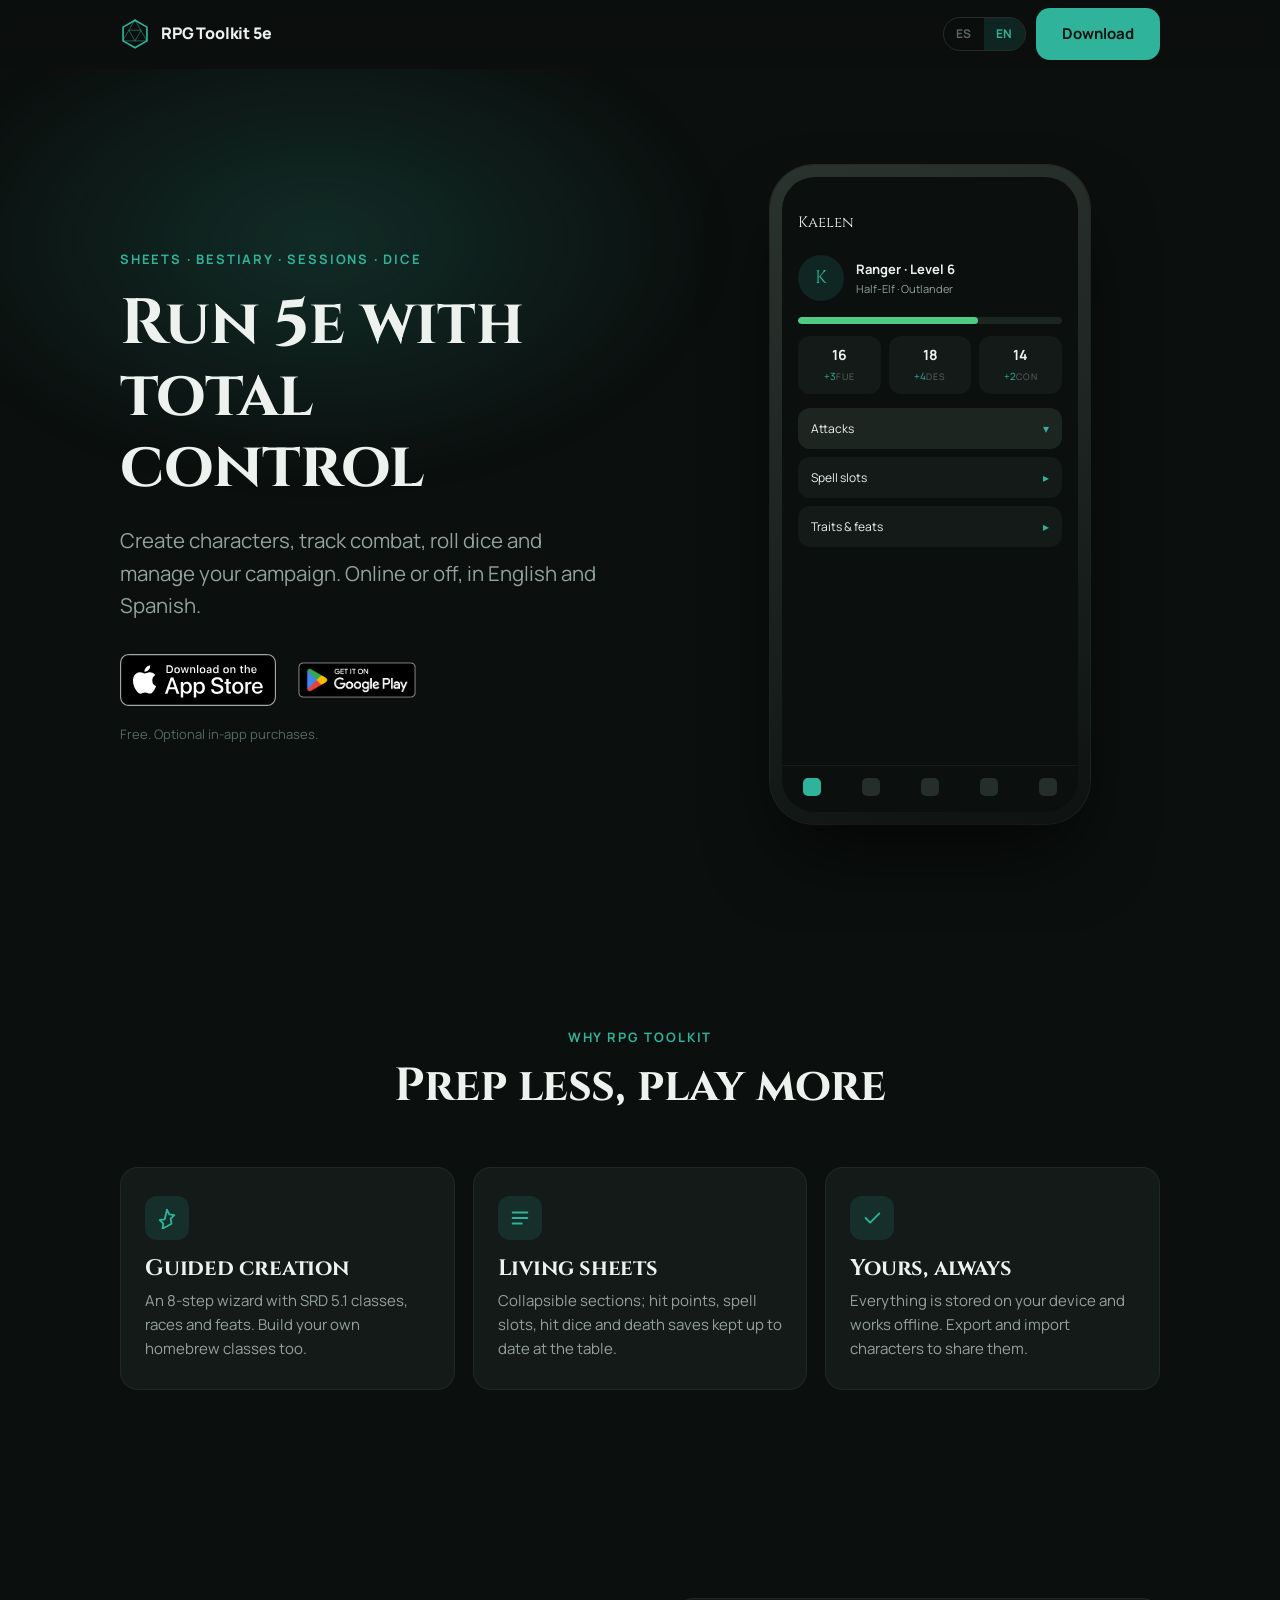
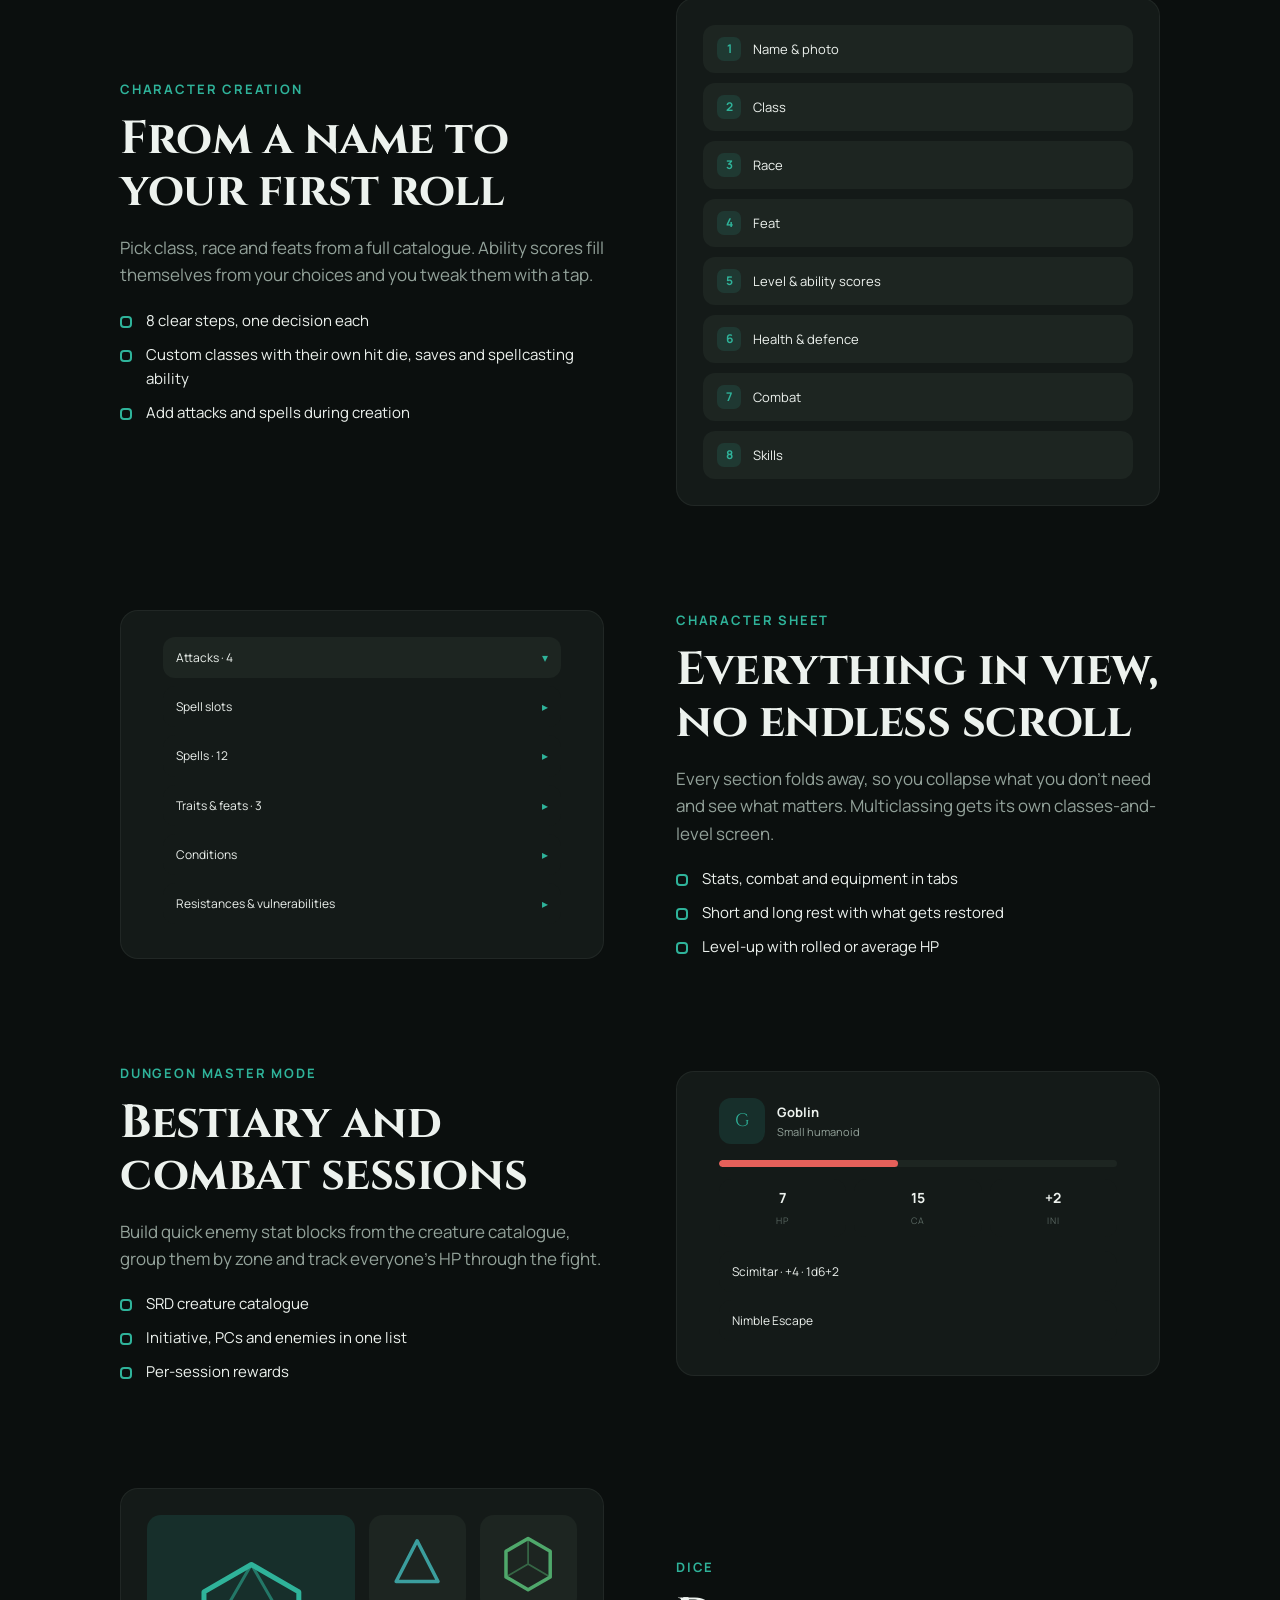
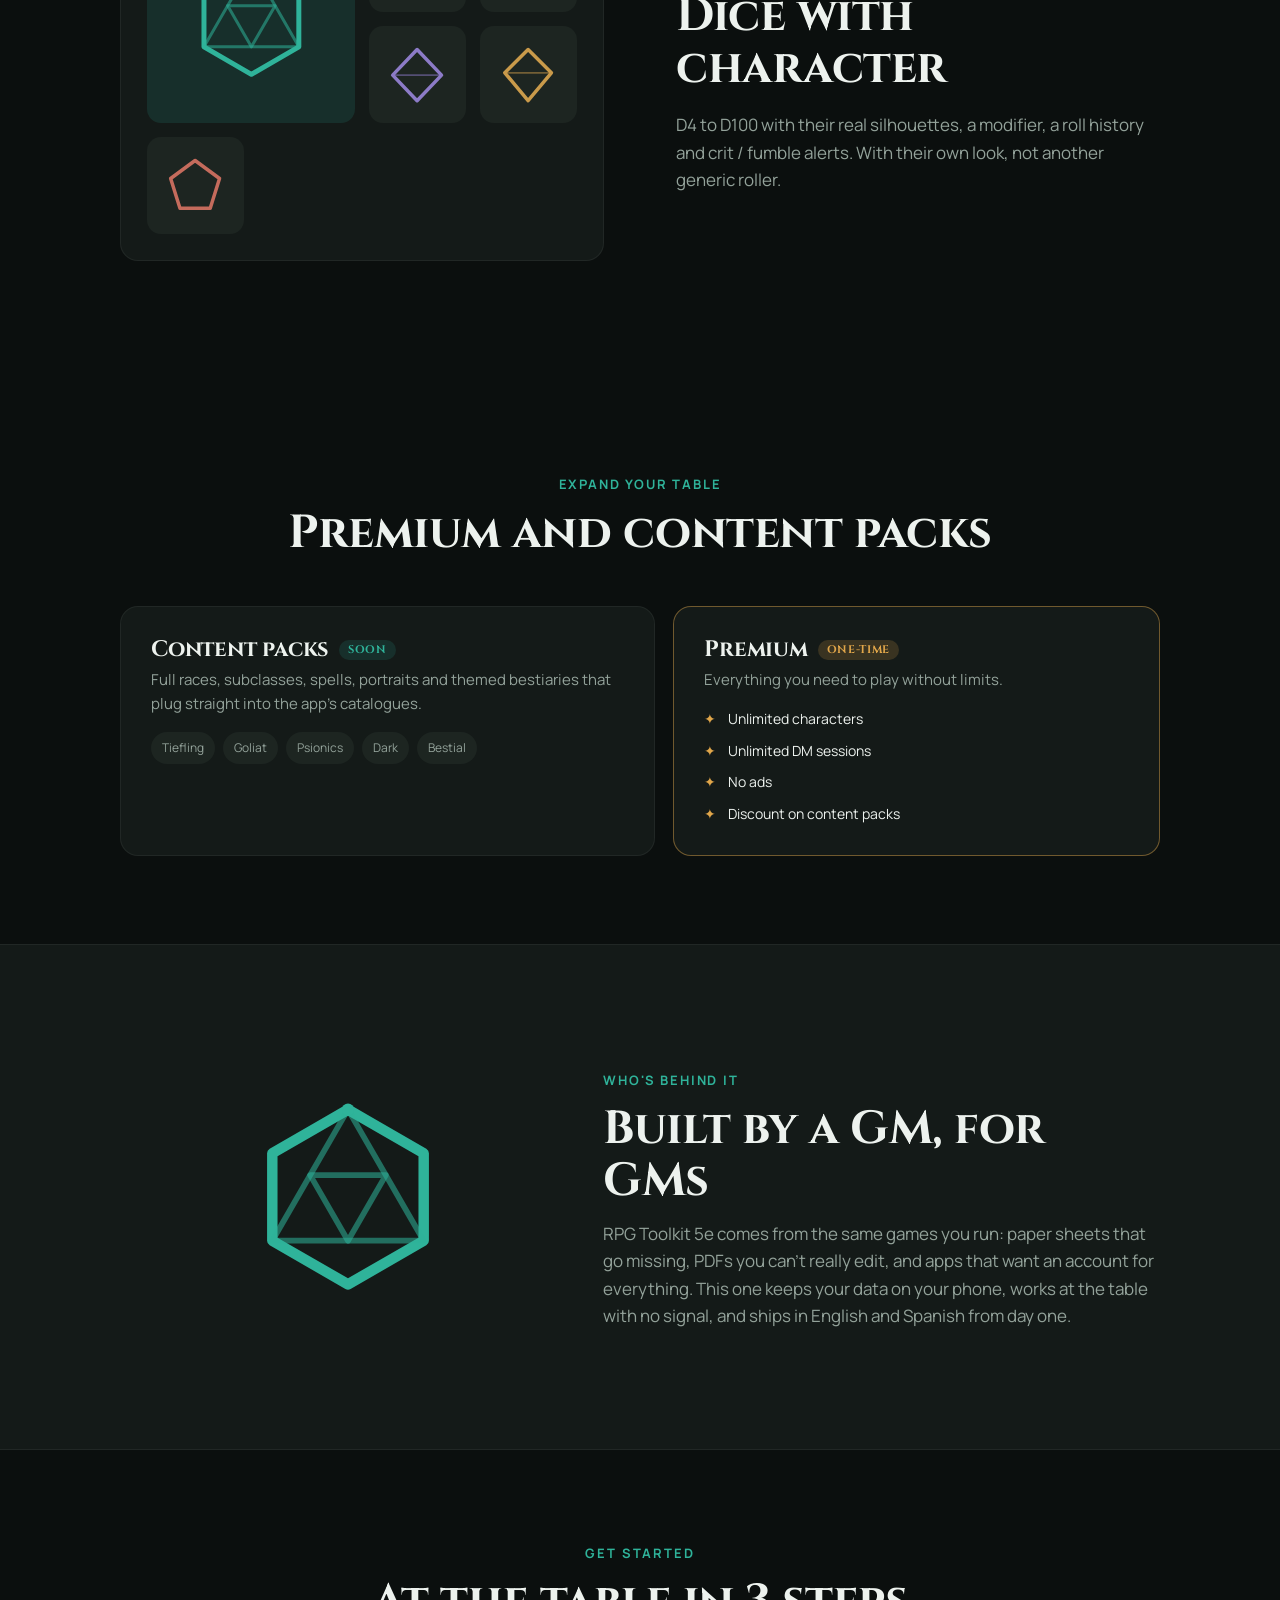
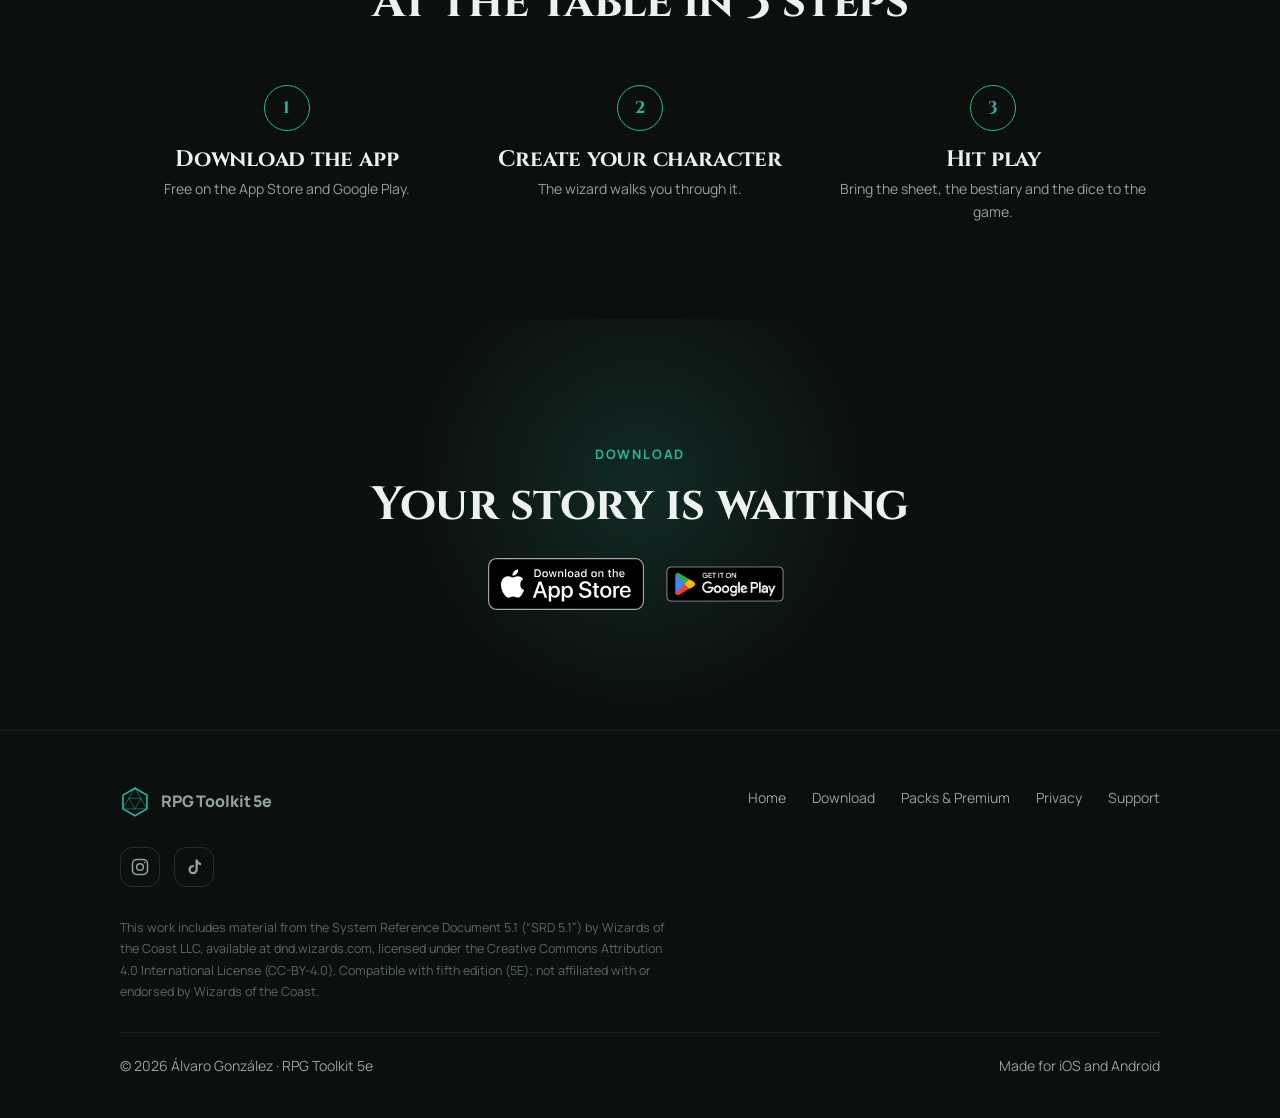
<file: index.html>
<!DOCTYPE html>
<html lang="es" class="lang-es">
<head>
<meta charset="UTF-8">
<meta name="viewport" content="width=device-width, initial-scale=1">
<title>RPG Toolkit 5e — La ficha de personaje para rol 5e</title>
<meta name="description" data-es="Crea personajes, controla el combate, tira los dados y gestiona tu campaña de rol 5e. Con o sin conexión, en español e inglés. iOS y Android." data-en="Create characters, track combat, roll dice and run your 5e campaign. Online or off, in English and Spanish. iOS and Android." content="Crea personajes, controla el combate, tira los dados y gestiona tu campaña de rol 5e. Con o sin conexión, en español e inglés. iOS y Android.">
<meta name="theme-color" content="#0B0F0E">

<meta property="og:type" content="website">
<meta property="og:title" content="RPG Toolkit 5e">
<meta property="og:description" content="La ficha de personaje definitiva para rol 5e. iOS y Android.">
<meta property="og:image" content="assets/img/og-image.png">
<meta property="og:url" content="https://roltoolkit5e.com/">

<link rel="icon" href="assets/img/favicon.svg" type="image/svg+xml">
<link rel="preconnect" href="https://fonts.googleapis.com">
<link rel="preconnect" href="https://fonts.gstatic.com" crossorigin>
<link href="https://fonts.googleapis.com/css2?family=Cinzel:wght@600;700&family=Manrope:wght@400;500;600;700;800&display=swap" rel="stylesheet">
<link rel="stylesheet" href="assets/css/styles.css">
<script>document.documentElement.classList.add('js');</script>
</head>
<body>

<!-- ══════════════ HEADER ══════════════ -->
<header class="site-header" id="siteHeader">
  <div class="wrap">
    <a class="brand" href="#top" aria-label="RPG Toolkit 5e">
      <img src="assets/img/logo.svg" alt="" width="30" height="30">
      <span>RPG Toolkit 5e</span>
    </a>
    <div class="header-actions">
      <div class="lang-toggle" role="group" aria-label="Idioma / Language">
        <button type="button" data-setlang="es" aria-pressed="true">ES</button>
        <button type="button" data-setlang="en" aria-pressed="false">EN</button>
      </div>
      <a class="btn btn--primary header-cta" href="#download" data-es="Descargar" data-en="Download">Descargar</a>
    </div>
  </div>
</header>

<main id="top">

<!-- ══════════════ HERO ══════════════ -->
<section class="hero">
  <div class="wrap">
    <div class="hero__text reveal">
      <span class="kicker" data-es="Fichas · Bestiario · Sesiones · Dados" data-en="Sheets · Bestiary · Sessions · Dice">Fichas · Bestiario · Sesiones · Dados</span>
      <h1 data-es="Domina tus partidas de rol 5e" data-en="Run 5e with total control">Domina tus partidas de rol 5e</h1>
      <p class="lead" data-es="Crea personajes, controla el combate, tira los dados y gestiona tu campaña. Con o sin conexión, en español e inglés." data-en="Create characters, track combat, roll dice and manage your campaign. Online or off, in English and Spanish.">Crea personajes, controla el combate, tira los dados y gestiona tu campaña. Con o sin conexión, en español e inglés.</p>
      <div class="hero-cta">
        <div class="store-badges">
          <a href="https://apps.apple.com/app/id6798230024" target="_blank" rel="noopener">
            <img class="badge-apple" src="assets/img/app-store-badge.svg" alt="Download on the App Store">
          </a>
          <a href="https://play.google.com/store/apps/details?id=cloud.algonzalez.charactersheet5e" target="_blank" rel="noopener">
            <img src="assets/img/google-play-badge.png" data-src-es="assets/img/google-play-badge-es.png" data-src-en="assets/img/google-play-badge.png" alt="Get it on Google Play">
          </a>
        </div>
        <p class="hero-note" data-es="Gratis. Compras opcionales dentro de la app." data-en="Free. Optional in-app purchases.">Gratis. Compras opcionales dentro de la app.</p>
      </div>
    </div>

    <div class="hero__media reveal">
      <div class="phone" aria-hidden="true">
        <div class="phone__notch"></div>
        <div class="phone__screen">
          <div class="miniapp">
            <div class="miniapp__top"><span class="miniapp__title">Kaelen</span></div>
            <div class="miniapp__hero">
              <div class="miniapp__avatar">K</div>
              <div class="miniapp__meta">
                <strong data-es="Explorador · Nivel 6" data-en="Ranger · Level 6">Explorador · Nivel 6</strong>
                <span data-es="Semielfo · Forastera" data-en="Half-Elf · Outlander">Semielfo · Forastera</span>
              </div>
            </div>
            <div class="miniapp__hpbar"><i></i></div>
            <div class="miniapp__stats">
              <div class="miniapp__stat"><b>16</b><em>+3</em><span>FUE</span></div>
              <div class="miniapp__stat"><b>18</b><em>+4</em><span>DES</span></div>
              <div class="miniapp__stat"><b>14</b><em>+2</em><span>CON</span></div>
            </div>
            <div class="miniapp__row is-open"><span data-es="Ataques" data-en="Attacks">Ataques</span><span class="chev">▾</span></div>
            <div class="miniapp__row"><span data-es="Ranuras de conjuro" data-en="Spell slots">Ranuras de conjuro</span><span class="chev">▸</span></div>
            <div class="miniapp__row"><span data-es="Rasgos y dotes" data-en="Traits &amp; feats">Rasgos y dotes</span><span class="chev">▸</span></div>
            <div class="miniapp__nav">
              <span class="active"></span><span></span><span></span><span></span><span></span>
            </div>
          </div>
        </div>
      </div>
    </div>
  </div>
</section>

<!-- ══════════════ FEATURE CARDS ══════════════ -->
<section class="section section--tight">
  <div class="wrap">
    <div class="center reveal">
      <span class="kicker" data-es="Por qué RPG Toolkit" data-en="Why RPG Toolkit">Por qué RPG Toolkit</span>
      <h2 style="margin-top:12px" data-es="Menos preparación, más juego" data-en="Prep less, play more">Menos preparación, más juego</h2>
    </div>
    <div class="cards">
      <div class="card reveal">
        <div class="card__icon"><svg viewBox="0 0 24 24" fill="none" stroke-width="2" stroke-linecap="round" stroke-linejoin="round"><path d="M12 3l2.5 5 5.5.8-4 3.9.9 5.5L12 21l-4.9 2.6.9-5.5-4-3.9 5.5-.8z"/></svg></div>
        <h3 data-es="Creación guiada" data-en="Guided creation">Creación guiada</h3>
        <p data-es="Un asistente de 8 pasos con clases, razas y dotes del SRD 5.1. Crea también tus propias clases." data-en="An 8-step wizard with SRD 5.1 classes, races and feats. Build your own homebrew classes too.">Un asistente de 8 pasos con clases, razas y dotes del SRD 5.1. Crea también tus propias clases.</p>
      </div>
      <div class="card reveal">
        <div class="card__icon"><svg viewBox="0 0 24 24" fill="none" stroke-width="2" stroke-linecap="round" stroke-linejoin="round"><path d="M4 6h16M4 12h16M4 18h10"/></svg></div>
        <h3 data-es="Fichas vivas" data-en="Living sheets">Fichas vivas</h3>
        <p data-es="Secciones plegables, puntos de golpe, ranuras de conjuro, dados de golpe y tiradas de muerte al día durante la partida." data-en="Collapsible sections; hit points, spell slots, hit dice and death saves kept up to date at the table.">Secciones plegables, puntos de golpe, ranuras de conjuro, dados de golpe y tiradas de muerte al día durante la partida.</p>
      </div>
      <div class="card reveal">
        <div class="card__icon"><svg viewBox="0 0 24 24" fill="none" stroke-width="2" stroke-linecap="round" stroke-linejoin="round"><path d="M5 12l5 5L20 7"/></svg></div>
        <h3 data-es="Tuyo, siempre" data-en="Yours, always">Tuyo, siempre</h3>
        <p data-es="Todo se guarda en tu dispositivo y funciona sin conexión. Exporta e importa personajes para compartirlos." data-en="Everything is stored on your device and works offline. Export and import characters to share them.">Todo se guarda en tu dispositivo y funciona sin conexión. Exporta e importa personajes para compartirlos.</p>
      </div>
    </div>
  </div>
</section>

<!-- ══════════════ FEATURE ROWS ══════════════ -->
<section class="section">
  <div class="wrap">

    <div class="feature-row reveal">
      <div class="feature-row__text">
        <span class="kicker" data-es="Creación de personajes" data-en="Character creation">Creación de personajes</span>
        <h2 data-es="Del nombre a la primera tirada" data-en="From a name to your first roll">Del nombre a la primera tirada</h2>
        <p data-es="Elige clase, raza y dotes de un catálogo completo. Los atributos se rellenan solos según tus decisiones y los ajustas con un toque." data-en="Pick class, race and feats from a full catalogue. Ability scores fill themselves from your choices and you tweak them with a tap.">Elige clase, raza y dotes de un catálogo completo. Los atributos se rellenan solos según tus decisiones y los ajustas con un toque.</p>
        <ul class="feature-list">
          <li data-es="8 pasos claros, uno por decisión" data-en="8 clear steps, one decision each">8 pasos claros, uno por decisión</li>
          <li data-es="Clases personalizadas con su dado de golpe, salvaciones y aptitud mágica" data-en="Custom classes with their own hit die, saves and spellcasting ability">Clases personalizadas con su dado de golpe, salvaciones y aptitud mágica</li>
          <li data-es="Añade ataques y conjuros ya en la creación" data-en="Add attacks and spells during creation">Añade ataques y conjuros ya en la creación</li>
        </ul>
      </div>
      <div class="feature-row__media">
        <div class="media-card">
          <div class="steps-strip">
            <div class="wstep"><b>1</b><span data-es="Nombre y foto" data-en="Name &amp; photo">Nombre y foto</span></div>
            <div class="wstep"><b>2</b><span data-es="Clase" data-en="Class">Clase</span></div>
            <div class="wstep"><b>3</b><span data-es="Raza" data-en="Race">Raza</span></div>
            <div class="wstep"><b>4</b><span data-es="Dote" data-en="Feat">Dote</span></div>
            <div class="wstep"><b>5</b><span data-es="Nivel y atributos" data-en="Level &amp; ability scores">Nivel y atributos</span></div>
            <div class="wstep"><b>6</b><span data-es="Vida y defensa" data-en="Health &amp; defence">Vida y defensa</span></div>
            <div class="wstep"><b>7</b><span data-es="Combate" data-en="Combat">Combate</span></div>
            <div class="wstep"><b>8</b><span data-es="Habilidades" data-en="Skills">Habilidades</span></div>
          </div>
        </div>
      </div>
    </div>

    <div class="feature-row feature-row--flip reveal">
      <div class="feature-row__text">
        <span class="kicker" data-es="Hoja de personaje" data-en="Character sheet">Hoja de personaje</span>
        <h2 data-es="Todo a la vista, sin scroll infinito" data-en="Everything in view, no endless scroll">Todo a la vista, sin scroll infinito</h2>
        <p data-es="Cada sección se pliega y se despliega, así compactas lo que no usas y ves lo que importa. El multiclase tiene su propia pantalla de clases y nivel." data-en="Every section folds away, so you collapse what you don't need and see what matters. Multiclassing gets its own classes-and-level screen.">Cada sección se pliega y se despliega, así compactas lo que no usas y ves lo que importa. El multiclase tiene su propia pantalla de clases y nivel.</p>
        <ul class="feature-list">
          <li data-es="Stats, combate y equipo en pestañas" data-en="Stats, combat and equipment in tabs">Stats, combate y equipo en pestañas</li>
          <li data-es="Descanso corto y largo con lo que se recupera" data-en="Short and long rest with what gets restored">Descanso corto y largo con lo que se recupera</li>
          <li data-es="Subida de nivel con tirada o promedio de PG" data-en="Level-up with rolled or average HP">Subida de nivel con tirada o promedio de PG</li>
        </ul>
      </div>
      <div class="feature-row__media">
        <div class="media-card">
          <div class="miniapp" style="font-size:12px">
            <div class="miniapp__row is-open"><span data-es="Ataques · 4" data-en="Attacks · 4">Ataques · 4</span><span class="chev">▾</span></div>
            <div class="miniapp__row"><span data-es="Ranuras de conjuro" data-en="Spell slots">Ranuras de conjuro</span><span class="chev">▸</span></div>
            <div class="miniapp__row"><span data-es="Hechizos · 12" data-en="Spells · 12">Hechizos · 12</span><span class="chev">▸</span></div>
            <div class="miniapp__row"><span data-es="Rasgos y dotes · 3" data-en="Traits &amp; feats · 3">Rasgos y dotes · 3</span><span class="chev">▸</span></div>
            <div class="miniapp__row"><span data-es="Condiciones" data-en="Conditions">Condiciones</span><span class="chev">▸</span></div>
            <div class="miniapp__row"><span data-es="Resistencias y vulnerabilidades" data-en="Resistances &amp; vulnerabilities">Resistencias y vulnerabilidades</span><span class="chev">▸</span></div>
          </div>
        </div>
      </div>
    </div>

    <div class="feature-row reveal">
      <div class="feature-row__text">
        <span class="kicker" data-es="Modo Máster" data-en="Dungeon Master mode">Modo Máster</span>
        <h2 data-es="Bestiario y sesiones de combate" data-en="Bestiary and combat sessions">Bestiario y sesiones de combate</h2>
        <p data-es="Monta fichas rápidas de enemigos desde el catálogo de criaturas, organízalas por zona y controla el HP de cada uno durante el combate." data-en="Build quick enemy stat blocks from the creature catalogue, group them by zone and track everyone's HP through the fight.">Monta fichas rápidas de enemigos desde el catálogo de criaturas, organízalas por zona y controla el HP de cada uno durante el combate.</p>
        <ul class="feature-list">
          <li data-es="Catálogo de criaturas del SRD" data-en="SRD creature catalogue">Catálogo de criaturas del SRD</li>
          <li data-es="Iniciativa, PJ y enemigos en una lista" data-en="Initiative, PCs and enemies in one list">Iniciativa, PJ y enemigos en una lista</li>
          <li data-es="Recompensas por sesión" data-en="Per-session rewards">Recompensas por sesión</li>
        </ul>
      </div>
      <div class="feature-row__media">
        <div class="media-card">
          <div class="miniapp" style="font-size:12px">
            <div class="miniapp__hero" style="padding-top:0">
              <div class="miniapp__avatar" style="border-radius:12px">G</div>
              <div class="miniapp__meta"><strong>Goblin</strong><span data-es="Humanoide pequeño" data-en="Small humanoid">Humanoide pequeño</span></div>
            </div>
            <div class="miniapp__hpbar"><i style="width:45%;background:var(--crit)"></i></div>
            <div class="miniapp__stats">
              <div class="miniapp__stat"><b>7</b><span>HP</span></div>
              <div class="miniapp__stat"><b>15</b><span>CA</span></div>
              <div class="miniapp__stat"><b>+2</b><span>INI</span></div>
            </div>
            <div class="miniapp__row"><span data-es="Cimitarra · +4 · 1d6+2" data-en="Scimitar · +4 · 1d6+2">Cimitarra · +4 · 1d6+2</span></div>
            <div class="miniapp__row"><span data-es="Huida ágil" data-en="Nimble Escape">Huida ágil</span></div>
          </div>
        </div>
      </div>
    </div>

    <div class="feature-row feature-row--flip reveal">
      <div class="feature-row__text">
        <span class="kicker" data-es="Dados" data-en="Dice">Dados</span>
        <h2 data-es="Dados con carácter" data-en="Dice with character">Dados con carácter</h2>
        <p data-es="D4 a D100 con su silueta real, modificador, historial de tiradas y aviso de crítico y pifia. Con su propia estética, no un genérico más." data-en="D4 to D100 with their real silhouettes, a modifier, a roll history and crit / fumble alerts. With their own look, not another generic roller.">D4 a D100 con su silueta real, modificador, historial de tiradas y aviso de crítico y pifia. Con su propia estética, no un genérico más.</p>
      </div>
      <div class="feature-row__media">
        <div class="media-card">
          <div class="dice-grid">
            <div class="die big">
              <svg viewBox="0 0 100 100" fill="none" stroke="#2FB39A" stroke-linejoin="round" stroke-linecap="round">
                <path d="M50 6 L88 28 L88 72 L50 94 L12 72 L12 28 Z" stroke-width="4"/>
                <path d="M50 6 L88 72 L12 72 Z" stroke-width="2.4" stroke-opacity=".55"/>
                <path d="M69 39 L50 72 L31 39 Z" stroke-width="2.4" stroke-opacity=".55"/>
              </svg>
            </div>
            <div class="die"><svg viewBox="0 0 100 100" fill="none" stroke="#3B9E9E" stroke-width="6" stroke-linejoin="round"><path d="M50 10 L86 80 L14 80 Z"/></svg></div>
            <div class="die"><svg viewBox="0 0 100 100" fill="none" stroke="#4FA86B" stroke-width="6" stroke-linejoin="round"><path d="M50 6 L88 28 L88 72 L50 94 L12 72 L12 28 Z"/><path d="M50 50 L50 6 M50 50 L88 72 M50 50 L12 72" stroke-width="3" stroke-opacity=".5"/></svg></div>
            <div class="die"><svg viewBox="0 0 100 100" fill="none" stroke="#8C7BC7" stroke-width="6" stroke-linejoin="round"><path d="M50 6 L92 50 L50 94 L8 50 Z"/><path d="M8 50 L92 50" stroke-width="3" stroke-opacity=".5"/></svg></div>
            <div class="die"><svg viewBox="0 0 100 100" fill="none" stroke="#C99A4A" stroke-width="6" stroke-linejoin="round"><path d="M50 6 L90 46 L50 94 L10 46 Z"/><path d="M10 46 L90 46" stroke-width="3" stroke-opacity=".5"/></svg></div>
            <div class="die"><svg viewBox="0 0 100 100" fill="none" stroke="#C46B5C" stroke-width="6" stroke-linejoin="round"><path d="M50 6 L92 37 L76 88 L24 88 L8 37 Z"/></svg></div>
          </div>
        </div>
      </div>
    </div>

  </div>
</section>

<!-- ══════════════ PACKS / PREMIUM ══════════════ -->
<section class="section section--tight" id="packs">
  <div class="wrap">
    <div class="center reveal">
      <span class="kicker" data-es="Amplía tu mesa" data-en="Expand your table">Amplía tu mesa</span>
      <h2 style="margin-top:12px" data-es="Premium y packs de contenido" data-en="Premium and content packs">Premium y packs de contenido</h2>
    </div>
    <div class="tier-grid">
      <div class="tier reveal">
        <h3><span data-es="Packs de contenido" data-en="Content packs">Packs de contenido</span> <span class="pill" data-es="Pronto" data-en="Soon">Pronto</span></h3>
        <p data-es="Razas completas, subclases, conjuros, retratos y bestiarios temáticos que se integran en los catálogos de la app." data-en="Full races, subclasses, spells, portraits and themed bestiaries that plug straight into the app's catalogues.">Razas completas, subclases, conjuros, retratos y bestiarios temáticos que se integran en los catálogos de la app.</p>
        <div class="pack-chips">
          <span>Tiefling</span><span>Goliat</span><span data-es="Psiónico" data-en="Psionics">Psiónico</span><span data-es="Oscuro" data-en="Dark">Oscuro</span><span data-es="Bestial" data-en="Bestial">Bestial</span>
        </div>
      </div>
      <div class="tier tier--premium reveal">
        <h3><span>Premium</span> <span class="pill" data-es="Pago único" data-en="One-time">Pago único</span></h3>
        <p data-es="Todo lo que necesitas para jugar sin límites." data-en="Everything you need to play without limits.">Todo lo que necesitas para jugar sin límites.</p>
        <ul>
          <li data-es="Personajes ilimitados" data-en="Unlimited characters">Personajes ilimitados</li>
          <li data-es="Sesiones de máster ilimitadas" data-en="Unlimited DM sessions">Sesiones de máster ilimitadas</li>
          <li data-es="Sin anuncios" data-en="No ads">Sin anuncios</li>
          <li data-es="Descuento en los packs de contenido" data-en="Discount on content packs">Descuento en los packs de contenido</li>
        </ul>
      </div>
    </div>
  </div>
</section>

<!-- ══════════════ TRUST ══════════════ -->
<section class="section trust">
  <div class="wrap">
    <div class="trust__mark reveal"><img src="assets/img/logo.svg" alt="" width="190" height="190"></div>
    <div class="reveal">
      <span class="kicker" data-es="Quién hay detrás" data-en="Who's behind it">Quién hay detrás</span>
      <h2 style="margin:12px 0" data-es="Hecho por un máster, para másters" data-en="Built by a GM, for GMs">Hecho por un máster, para másters</h2>
      <p data-es="RPG Toolkit 5e nace de las mismas partidas que tú diriges: hojas de papel que se pierden, PDFs que no se editan bien y apps que piden cuenta para todo. Esta guarda tus datos en tu móvil, funciona en la mesa sin cobertura y está en español y en inglés desde el primer día." data-en="RPG Toolkit 5e comes from the same games you run: paper sheets that go missing, PDFs you can't really edit, and apps that want an account for everything. This one keeps your data on your phone, works at the table with no signal, and ships in English and Spanish from day one.">RPG Toolkit 5e nace de las mismas partidas que tú diriges: hojas de papel que se pierden, PDFs que no se editan bien y apps que piden cuenta para todo. Esta guarda tus datos en tu móvil, funciona en la mesa sin cobertura y está en español y en inglés desde el primer día.</p>
    </div>
  </div>
</section>

<!-- ══════════════ 3 STEPS ══════════════ -->
<section class="section section--tight">
  <div class="wrap">
    <div class="center reveal">
      <span class="kicker" data-es="Empezar" data-en="Get started">Empezar</span>
      <h2 style="margin-top:12px" data-es="En la mesa en 3 pasos" data-en="At the table in 3 steps">En la mesa en 3 pasos</h2>
    </div>
    <div class="threesteps">
      <div class="step reveal">
        <div class="step__num"></div>
        <h3 data-es="Descarga la app" data-en="Download the app">Descarga la app</h3>
        <p data-es="Gratis en App Store y Google Play." data-en="Free on the App Store and Google Play.">Gratis en App Store y Google Play.</p>
      </div>
      <div class="step reveal">
        <div class="step__num"></div>
        <h3 data-es="Crea tu personaje" data-en="Create your character">Crea tu personaje</h3>
        <p data-es="El asistente te lleva paso a paso." data-en="The wizard walks you through it.">El asistente te lleva paso a paso.</p>
      </div>
      <div class="step reveal">
        <div class="step__num"></div>
        <h3 data-es="Pulsa jugar" data-en="Hit play">Pulsa jugar</h3>
        <p data-es="Lleva la ficha, el bestiario y los dados a la partida." data-en="Bring the sheet, the bestiary and the dice to the game.">Lleva la ficha, el bestiario y los dados a la partida.</p>
      </div>
    </div>
  </div>
</section>

<!-- ══════════════ FINAL CTA ══════════════ -->
<section class="section finalcta" id="download">
  <div class="wrap reveal">
    <span class="kicker" data-es="Descargar" data-en="Download">Descargar</span>
    <h2 style="margin-top:14px" data-es="Tu historia te está esperando" data-en="Your story is waiting">Tu historia te está esperando</h2>
    <div class="store-badges">
      <a href="https://apps.apple.com/app/id6798230024" target="_blank" rel="noopener">
        <img class="badge-apple" src="assets/img/app-store-badge.svg" alt="Download on the App Store">
      </a>
      <a href="https://play.google.com/store/apps/details?id=cloud.algonzalez.charactersheet5e" target="_blank" rel="noopener">
        <img src="assets/img/google-play-badge.png" data-src-es="assets/img/google-play-badge-es.png" data-src-en="assets/img/google-play-badge.png" alt="Get it on Google Play">
      </a>
    </div>
  </div>
</section>

</main>

<!-- ══════════════ FOOTER ══════════════ -->
<footer class="site-footer">
  <div class="wrap">
    <div class="footer-top">
      <a class="brand" href="#top">
        <img src="assets/img/logo.svg" alt="" width="28" height="28">
        <span>RPG Toolkit 5e</span>
      </a>
      <nav class="footer-nav">
        <a href="#top" data-es="Inicio" data-en="Home">Inicio</a>
        <a href="#download" data-es="Descargar" data-en="Download">Descargar</a>
        <a href="#packs" data-es="Packs y Premium" data-en="Packs &amp; Premium">Packs y Premium</a>
        <a href="privacy.html" data-es="Privacidad" data-en="Privacy">Privacidad</a>
        <a href="mailto:algonzalezguardiola@gmail.com" data-es="Soporte" data-en="Support">Soporte</a>
      </nav>
    </div>
    <div class="footer-social">
      <a href="https://www.instagram.com/roltoolkit5e" target="_blank" rel="noopener me" aria-label="Instagram">
        <svg viewBox="0 0 24 24" fill="none" stroke="currentColor" stroke-width="1.8" stroke-linecap="round" stroke-linejoin="round"><rect x="3" y="3" width="18" height="18" rx="5"/><circle cx="12" cy="12" r="4"/><circle cx="17.5" cy="6.5" r="1" fill="currentColor" stroke="none"/></svg>
      </a>
      <a href="https://www.tiktok.com/@roltoolkit.5e" target="_blank" rel="noopener me" aria-label="TikTok">
        <svg viewBox="0 0 24 24" fill="currentColor"><path d="M16.5 3c.3 2.3 1.6 3.9 3.9 4.1v2.7c-1.4.1-2.7-.3-3.9-1v6.3a5.6 5.6 0 1 1-5.6-5.6c.3 0 .6 0 .9.1v2.8a2.9 2.9 0 1 0 2 2.7V3h2.8z"/></svg>
      </a>
    </div>
    <p class="footer-legal">
      <span data-es="Esta obra incluye material del Documento de Referencia del Sistema 5.1 (“SRD 5.1”) de Wizards of the Coast LLC, disponible en dnd.wizards.com, bajo licencia Creative Commons Atribución 4.0 Internacional (CC-BY-4.0). Compatible con la quinta edición (5E); no está afiliada ni respaldada por Wizards of the Coast." data-en="This work includes material from the System Reference Document 5.1 (“SRD 5.1”) by Wizards of the Coast LLC, available at dnd.wizards.com, licensed under the Creative Commons Attribution 4.0 International License (CC-BY-4.0). Compatible with fifth edition (5E); not affiliated with or endorsed by Wizards of the Coast.">Esta obra incluye material del Documento de Referencia del Sistema 5.1 (“SRD 5.1”) de Wizards of the Coast LLC, disponible en dnd.wizards.com, bajo licencia Creative Commons Atribución 4.0 Internacional (CC-BY-4.0). Compatible con la quinta edición (5E); no está afiliada ni respaldada por Wizards of the Coast.</span>
    </p>
    <div class="footer-bottom">
      <span>© <span id="year">2026</span> Álvaro González · RPG Toolkit 5e</span>
      <span data-es="Hecho para iOS y Android" data-en="Made for iOS and Android">Hecho para iOS y Android</span>
    </div>
  </div>
</footer>

<script src="assets/js/main.js"></script>
</body>
</html>
</file>
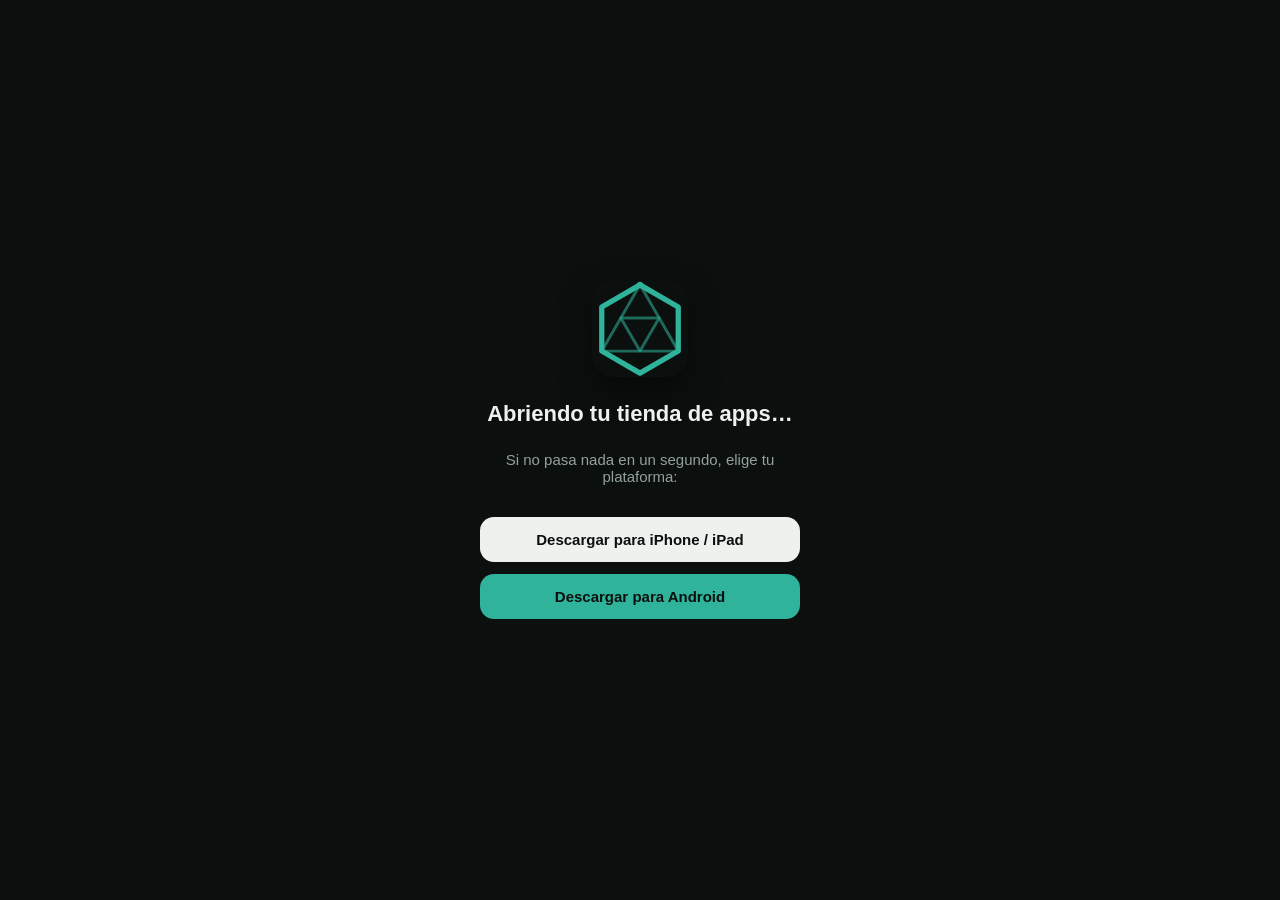
<file: get.html>
<!doctype html>
<html lang="es">
<head>
<meta charset="utf-8">
<meta name="viewport" content="width=device-width, initial-scale=1">
<title>Descarga RPG Toolkit 5e</title>
<meta name="robots" content="noindex">
<style>
  :root{
    --bg:#0B0F0E; --surface-1:#141A18; --text:#EDF2EE; --text-2:#93A29A;
    --accent:#2FB39A; --accent-bright:#4FC6B0; --gold:#C9A34E;
  }
  *{box-sizing:border-box}
  html,body{margin:0;padding:0;height:100%;background:var(--bg);color:var(--text);
    font-family:'Manrope',-apple-system,BlinkMacSystemFont,'Segoe UI',Roboto,sans-serif}
  body{display:flex;flex-direction:column;align-items:center;justify-content:center;
    min-height:100%;padding:32px;text-align:center;gap:24px}
  img.icon{width:96px;height:96px;border-radius:22px;box-shadow:0 12px 32px rgba(0,0,0,.5)}
  h1{font-size:22px;margin:0;font-weight:700}
  p{color:var(--text-2);margin:0;font-size:15px;max-width:320px}
  .links{display:flex;flex-direction:column;gap:12px;width:100%;max-width:320px;margin-top:8px}
  a.btn{display:block;padding:14px 20px;border-radius:14px;text-decoration:none;
    font-weight:700;font-size:15px;transition:opacity .15s}
  a.btn:active{opacity:.8}
  a.ios{background:var(--text);color:var(--bg)}
  a.android{background:var(--accent);color:var(--bg)}
  .spinner{width:28px;height:28px;border:3px solid var(--surface-1);border-top-color:var(--accent);
    border-radius:50%;animation:spin .8s linear infinite}
  @keyframes spin{to{transform:rotate(360deg)}}
</style>
</head>
<body>
  <img class="icon" src="assets/img/logo.svg" alt="RPG Toolkit 5e" onerror="this.style.display='none'">
  <div class="spinner" id="spinner"></div>
  <h1>Abriendo tu tienda de apps…</h1>
  <p>Si no pasa nada en un segundo, elige tu plataforma:</p>
  <div class="links">
    <a class="btn ios" href="https://apps.apple.com/app/id6798230024">Descargar para iPhone / iPad</a>
    <a class="btn android" href="https://play.google.com/store/apps/details?id=cloud.algonzalez.charactersheet5e">Descargar para Android</a>
  </div>

<script>
  var ua = navigator.userAgent || navigator.vendor || window.opera;
  var APP_STORE = "https://apps.apple.com/app/id6798230024";
  var PLAY_STORE = "https://play.google.com/store/apps/details?id=cloud.algonzalez.charactersheet5e";

  var isIOS = /iPad|iPhone|iPod/.test(ua) && !window.MSStream;
  var isAndroid = /android/i.test(ua);

  if (isIOS) {
    window.location.replace(APP_STORE);
  } else if (isAndroid) {
    window.location.replace(PLAY_STORE);
  } else {
    // Escritorio u otro dispositivo: nos quedamos en la página con los dos botones.
    document.getElementById('spinner').style.display = 'none';
  }
</script>
</body>
</html>
</file>
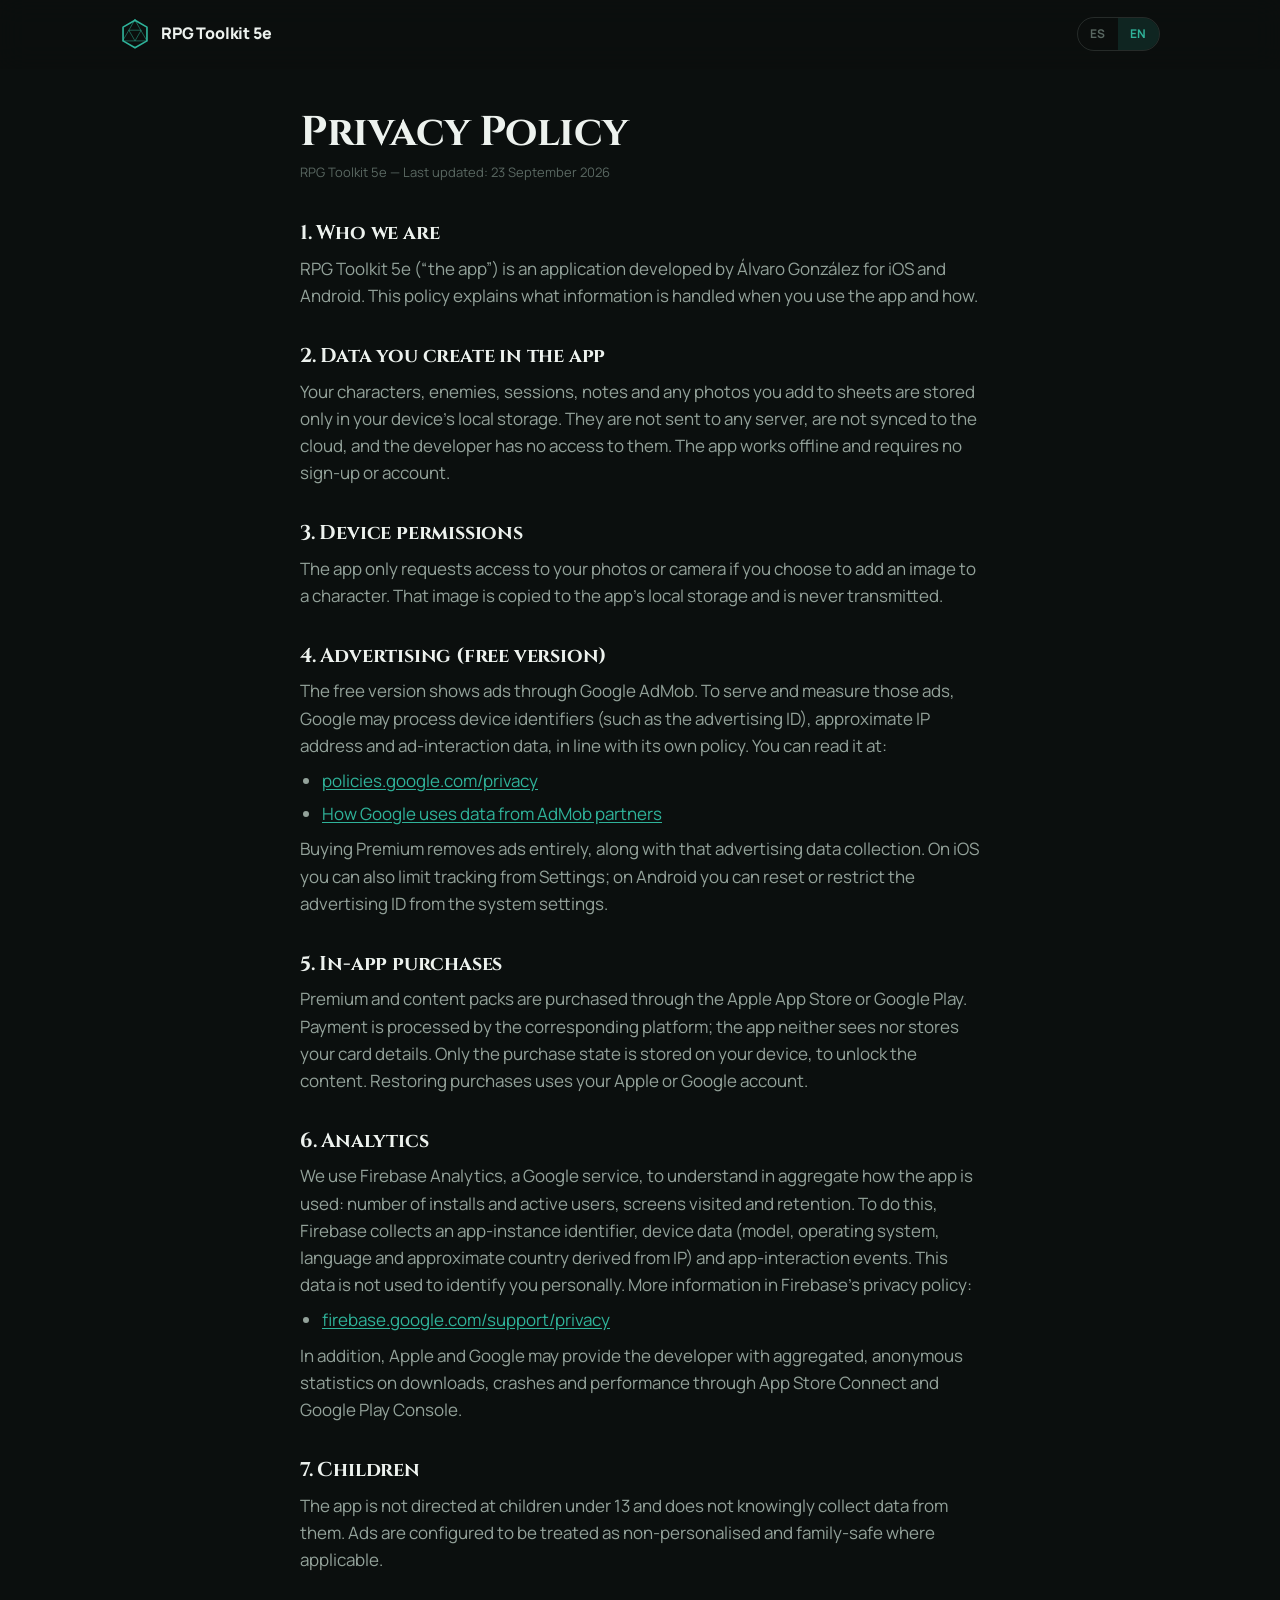
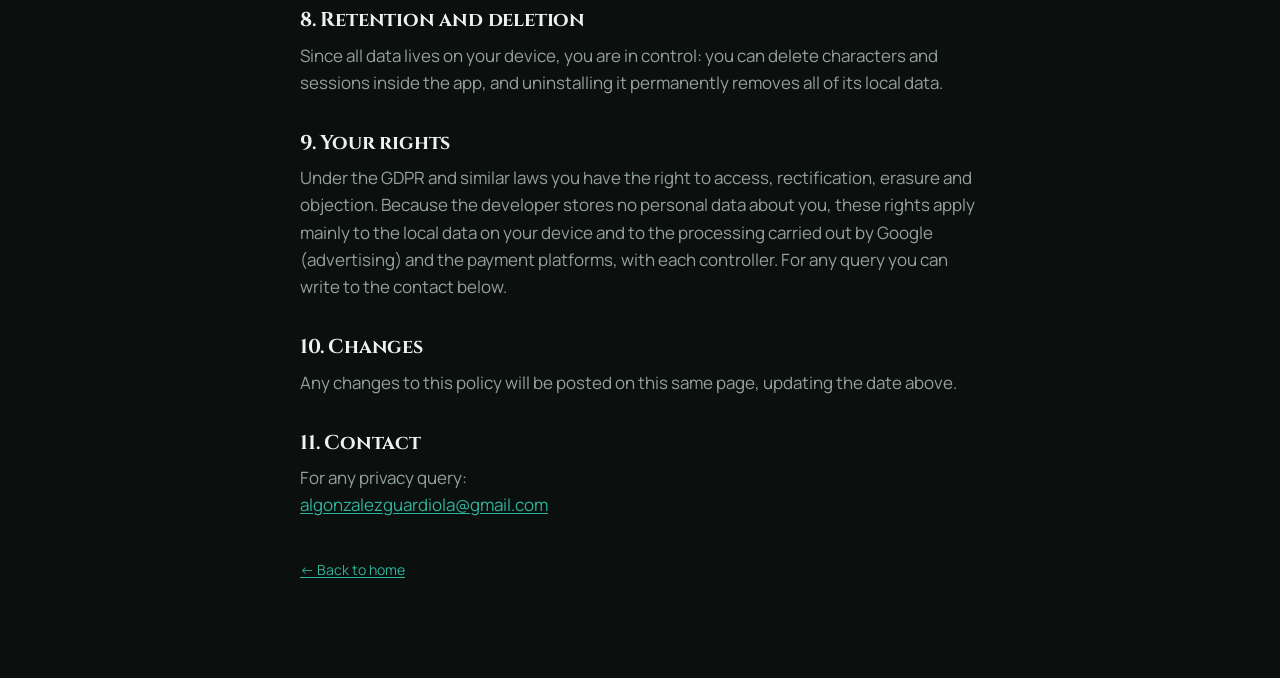
<file: privacy.html>
<!DOCTYPE html>
<html lang="es" class="lang-es">
<head>
<meta charset="UTF-8">
<meta name="viewport" content="width=device-width, initial-scale=1">
<title data-es="Política de Privacidad — RPG Toolkit 5e" data-en="Privacy Policy — RPG Toolkit 5e">Política de Privacidad — RPG Toolkit 5e</title>
<meta name="robots" content="index,follow">
<meta name="theme-color" content="#0B0F0E">
<link rel="icon" href="assets/img/favicon.svg" type="image/svg+xml">
<link rel="preconnect" href="https://fonts.googleapis.com">
<link rel="preconnect" href="https://fonts.gstatic.com" crossorigin>
<link href="https://fonts.googleapis.com/css2?family=Cinzel:wght@600;700&family=Manrope:wght@400;500;600;700;800&display=swap" rel="stylesheet">
<link rel="stylesheet" href="assets/css/styles.css">
<style>
  .doc { max-width: 760px; margin: 0 auto; padding: 40px var(--pad) 96px; }
  .doc h1 { font-size: clamp(1.9rem, 5vw, 2.6rem); margin-bottom: 6px; }
  .doc .updated { color: var(--text-dim); font-size: 13px; margin-bottom: 40px; }
  .doc h2 { font-family: var(--font-display); font-size: 1.25rem; margin: 36px 0 10px; }
  .doc p, .doc li { color: var(--text-2); }
  .doc ul { margin: 8px 0 8px 22px; display: grid; gap: 6px; }
  .doc a { color: var(--accent); text-decoration: underline; text-underline-offset: 2px; }
  .doc .back { display: inline-block; margin-top: 40px; font-size: 14px; }
</style>
</head>
<body>

<header class="site-header">
  <div class="wrap">
    <a class="brand" href="index.html"><img src="assets/img/logo.svg" alt="" width="30" height="30"><span>RPG Toolkit 5e</span></a>
    <div class="lang-toggle" role="group" aria-label="Idioma / Language">
      <button type="button" data-setlang="es" aria-pressed="true">ES</button>
      <button type="button" data-setlang="en" aria-pressed="false">EN</button>
    </div>
  </div>
</header>

<main class="doc">

  <h1 data-es="Política de Privacidad" data-en="Privacy Policy">Política de Privacidad</h1>
  <p class="updated" data-es="RPG Toolkit 5e — Última actualización: 23 de septiembre de 2026" data-en="RPG Toolkit 5e — Last updated: 23 September 2026">RPG Toolkit 5e — Última actualización: 23 de septiembre de 2026</p>

  <h2 data-es="1. Quiénes somos" data-en="1. Who we are">1. Quiénes somos</h2>
  <p data-es="RPG Toolkit 5e (“la app”) es una aplicación desarrollada por Álvaro González para iOS y Android. Esta política explica qué información se trata cuando usas la app y cómo." data-en="RPG Toolkit 5e (“the app”) is an application developed by Álvaro González for iOS and Android. This policy explains what information is handled when you use the app and how.">RPG Toolkit 5e (“la app”) es una aplicación desarrollada por Álvaro González para iOS y Android. Esta política explica qué información se trata cuando usas la app y cómo.</p>

  <h2 data-es="2. Datos que creas en la app" data-en="2. Data you create in the app">2. Datos que creas en la app</h2>
  <p data-es="Tus personajes, enemigos, sesiones, notas y las fotos que añadas a las fichas se guardan únicamente en el almacenamiento local de tu dispositivo. No se envían a ningún servidor, no se sincronizan en la nube y el desarrollador no tiene acceso a ellos. La app funciona sin conexión y no requiere registro ni cuenta." data-en="Your characters, enemies, sessions, notes and any photos you add to sheets are stored only in your device's local storage. They are not sent to any server, are not synced to the cloud, and the developer has no access to them. The app works offline and requires no sign-up or account.">Tus personajes, enemigos, sesiones, notas y las fotos que añadas a las fichas se guardan únicamente en el almacenamiento local de tu dispositivo. No se envían a ningún servidor, no se sincronizan en la nube y el desarrollador no tiene acceso a ellos. La app funciona sin conexión y no requiere registro ni cuenta.</p>

  <h2 data-es="3. Permisos del dispositivo" data-en="3. Device permissions">3. Permisos del dispositivo</h2>
  <p data-es="La app solo pide acceso a tus fotos o cámara si eliges añadir una imagen a un personaje. Esa imagen se copia al almacenamiento local de la app y nunca se transmite." data-en="The app only requests access to your photos or camera if you choose to add an image to a character. That image is copied to the app's local storage and is never transmitted.">La app solo pide acceso a tus fotos o cámara si eliges añadir una imagen a un personaje. Esa imagen se copia al almacenamiento local de la app y nunca se transmite.</p>

  <h2 data-es="4. Publicidad (versión gratuita)" data-en="4. Advertising (free version)">4. Publicidad (versión gratuita)</h2>
  <p data-es="La versión gratuita muestra anuncios a través de Google AdMob. Para servir y medir esos anuncios, Google puede tratar identificadores del dispositivo (como el identificador de publicidad), la dirección IP aproximada y datos de interacción con el anuncio, según su propia política. Puedes consultarla en:" data-en="The free version shows ads through Google AdMob. To serve and measure those ads, Google may process device identifiers (such as the advertising ID), approximate IP address and ad-interaction data, in line with its own policy. You can read it at:">La versión gratuita muestra anuncios a través de Google AdMob. Para servir y medir esos anuncios, Google puede tratar identificadores del dispositivo (como el identificador de publicidad), la dirección IP aproximada y datos de interacción con el anuncio, según su propia política. Puedes consultarla en:</p>
  <ul>
    <li><a href="https://policies.google.com/privacy" target="_blank" rel="noopener">policies.google.com/privacy</a></li>
    <li><a href="https://support.google.com/admob/answer/6128543" target="_blank" rel="noopener" data-es="Cómo usa Google los datos de socios de AdMob" data-en="How Google uses data from AdMob partners">Cómo usa Google los datos de socios de AdMob</a></li>
  </ul>
  <p data-es="Comprar Premium elimina por completo los anuncios y esa recogida de datos publicitarios. En iOS puedes además limitar el seguimiento desde Ajustes; en Android puedes borrar o restringir el identificador de publicidad desde los ajustes del sistema." data-en="Buying Premium removes ads entirely, along with that advertising data collection. On iOS you can also limit tracking from Settings; on Android you can reset or restrict the advertising ID from the system settings.">Comprar Premium elimina por completo los anuncios y esa recogida de datos publicitarios. En iOS puedes además limitar el seguimiento desde Ajustes; en Android puedes borrar o restringir el identificador de publicidad desde los ajustes del sistema.</p>

  <h2 data-es="5. Compras dentro de la app" data-en="5. In-app purchases">5. Compras dentro de la app</h2>
  <p data-es="Premium y los packs de contenido se compran a través de la App Store de Apple o de Google Play. El pago lo procesa la plataforma correspondiente; la app no ve ni almacena los datos de tu tarjeta. Solo se guarda en tu dispositivo el estado de la compra para desbloquear el contenido. La restauración de compras usa tu cuenta de Apple o de Google." data-en="Premium and content packs are purchased through the Apple App Store or Google Play. Payment is processed by the corresponding platform; the app neither sees nor stores your card details. Only the purchase state is stored on your device, to unlock the content. Restoring purchases uses your Apple or Google account.">Premium y los packs de contenido se compran a través de la App Store de Apple o de Google Play. El pago lo procesa la plataforma correspondiente; la app no ve ni almacena los datos de tu tarjeta. Solo se guarda en tu dispositivo el estado de la compra para desbloquear el contenido. La restauración de compras usa tu cuenta de Apple o de Google.</p>

  <h2 data-es="6. Analítica" data-en="6. Analytics">6. Analítica</h2>
  <p data-es="Usamos Firebase Analytics, un servicio de Google, para entender de forma agregada cómo se usa la app: número de instalaciones y usuarios activos, pantallas visitadas y retención. Para ello Firebase recopila un identificador de instalación de la app, datos del dispositivo (modelo, sistema operativo, idioma y país aproximado a partir de la IP) y eventos de interacción con la app. Estos datos no se usan para identificarte personalmente. Más información en la política de privacidad de Firebase:" data-en="We use Firebase Analytics, a Google service, to understand in aggregate how the app is used: number of installs and active users, screens visited and retention. To do this, Firebase collects an app-instance identifier, device data (model, operating system, language and approximate country derived from IP) and app-interaction events. This data is not used to identify you personally. More information in Firebase's privacy policy:">Usamos Firebase Analytics, un servicio de Google, para entender de forma agregada cómo se usa la app: número de instalaciones y usuarios activos, pantallas visitadas y retención. Para ello Firebase recopila un identificador de instalación de la app, datos del dispositivo (modelo, sistema operativo, idioma y país aproximado a partir de la IP) y eventos de interacción con la app. Estos datos no se usan para identificarte personalmente. Más información en la política de privacidad de Firebase:</p>
  <ul>
    <li><a href="https://firebase.google.com/support/privacy" target="_blank" rel="noopener">firebase.google.com/support/privacy</a></li>
  </ul>
  <p data-es="Además, Apple y Google pueden ofrecer al desarrollador estadísticas agregadas y anónimas de descargas, fallos y rendimiento a través de App Store Connect y Google Play Console." data-en="In addition, Apple and Google may provide the developer with aggregated, anonymous statistics on downloads, crashes and performance through App Store Connect and Google Play Console.">Además, Apple y Google pueden ofrecer al desarrollador estadísticas agregadas y anónimas de descargas, fallos y rendimiento a través de App Store Connect y Google Play Console.</p>

  <h2 data-es="7. Menores" data-en="7. Children">7. Menores</h2>
  <p data-es="La app no está dirigida a menores de 13 años y no recopila conscientemente datos de ellos. Los anuncios se configuran para tratarse como contenido no personalizado y apto para todos los públicos cuando corresponde." data-en="The app is not directed at children under 13 and does not knowingly collect data from them. Ads are configured to be treated as non-personalised and family-safe where applicable.">La app no está dirigida a menores de 13 años y no recopila conscientemente datos de ellos. Los anuncios se configuran para tratarse como contenido no personalizado y apto para todos los públicos cuando corresponde.</p>

  <h2 data-es="8. Conservación y borrado" data-en="8. Retention and deletion">8. Conservación y borrado</h2>
  <p data-es="Como todos los datos residen en tu dispositivo, tú tienes el control: puedes borrar personajes y sesiones dentro de la app, y desinstalarla elimina todos sus datos locales de forma permanente." data-en="Since all data lives on your device, you are in control: you can delete characters and sessions inside the app, and uninstalling it permanently removes all of its local data.">Como todos los datos residen en tu dispositivo, tú tienes el control: puedes borrar personajes y sesiones dentro de la app, y desinstalarla elimina todos sus datos locales de forma permanente.</p>

  <h2 data-es="9. Tus derechos" data-en="9. Your rights">9. Tus derechos</h2>
  <p data-es="Bajo el RGPD y normativas similares tienes derecho de acceso, rectificación, supresión y oposición. Dado que el desarrollador no almacena datos personales tuyos, estos derechos se ejercen principalmente sobre los datos locales de tu dispositivo y sobre los tratamientos de Google (publicidad) y de las plataformas de pago, ante cada responsable. Para cualquier consulta puedes escribir al contacto de abajo." data-en="Under the GDPR and similar laws you have the right to access, rectification, erasure and objection. Because the developer stores no personal data about you, these rights apply mainly to the local data on your device and to the processing carried out by Google (advertising) and the payment platforms, with each controller. For any query you can write to the contact below.">Bajo el RGPD y normativas similares tienes derecho de acceso, rectificación, supresión y oposición. Dado que el desarrollador no almacena datos personales tuyos, estos derechos se ejercen principalmente sobre los datos locales de tu dispositivo y sobre los tratamientos de Google (publicidad) y de las plataformas de pago, ante cada responsable. Para cualquier consulta puedes escribir al contacto de abajo.</p>

  <h2 data-es="10. Cambios" data-en="10. Changes">10. Cambios</h2>
  <p data-es="Cualquier cambio en esta política se publicará en esta misma página, actualizando la fecha superior." data-en="Any changes to this policy will be posted on this same page, updating the date above.">Cualquier cambio en esta política se publicará en esta misma página, actualizando la fecha superior.</p>

  <h2 data-es="11. Contacto" data-en="11. Contact">11. Contacto</h2>
  <p data-es="Para cualquier consulta sobre privacidad:" data-en="For any privacy query:">Para cualquier consulta sobre privacidad:</p>
  <p><a href="mailto:algonzalezguardiola@gmail.com">algonzalezguardiola@gmail.com</a></p>

  <a class="back" href="index.html" data-es="← Volver al inicio" data-en="← Back to home">← Volver al inicio</a>

</main>

<script src="assets/js/main.js"></script>
</body>
</html>
</file>
<file: assets/css/styles.css>
/* RPG Toolkit 5e — marketing site
   Jade palette, mirrors the app design system (lib/theme/dnd_theme.dart) */

:root {
  --bg: #0B0F0E;
  --surface-1: #141A18;
  --surface-2: #1D2521;
  --surface-3: #28322D;
  --hairline: rgba(237, 242, 238, 0.06);
  --hairline-strong: rgba(237, 242, 238, 0.12);

  --text: #EDF2EE;
  --text-2: #93A29A;
  --text-dim: #5A6862;

  --accent: #2FB39A;
  --accent-bright: #4FC6B0;
  --accent-dim: #1E7A6B;
  --accent-tint: rgba(47, 179, 154, 0.14);

  --amber: #E0A64A;
  --hp-good: #4FCB86;
  --crit: #E5605A;

  --radius-chip: 999px;
  --radius-card: 18px;
  --radius-btn: 14px;

  --font-ui: 'Manrope', -apple-system, BlinkMacSystemFont, 'Segoe UI', Roboto, sans-serif;
  --font-display: 'Cinzel', Georgia, 'Times New Roman', serif;

  --maxw: 1120px;
  --pad: clamp(20px, 5vw, 40px);
}

* , *::before, *::after { box-sizing: border-box; margin: 0; padding: 0; }

html { scroll-behavior: smooth; -webkit-text-size-adjust: 100%; }

body {
  background: var(--bg);
  color: var(--text);
  font-family: var(--font-ui);
  font-size: 17px;
  line-height: 1.6;
  -webkit-font-smoothing: antialiased;
  overflow-x: hidden;
}

img, svg { display: block; max-width: 100%; }
a { color: inherit; text-decoration: none; }
button { font: inherit; color: inherit; cursor: pointer; background: none; border: none; }

::selection { background: var(--accent); color: var(--bg); }

/* ---------- layout helpers ---------- */
.wrap { max-width: var(--maxw); margin: 0 auto; padding-left: var(--pad); padding-right: var(--pad); }
.section { padding: clamp(64px, 11vw, 120px) 0; }
.section--tight { padding: clamp(48px, 8vw, 88px) 0; }
.center { text-align: center; }

.kicker {
  font-size: 13px;
  font-weight: 700;
  letter-spacing: 0.14em;
  text-transform: uppercase;
  color: var(--accent);
}

h1, h2, h3 { font-family: var(--font-display); font-weight: 700; line-height: 1.12; letter-spacing: -0.01em; }
h1 { font-size: clamp(2.4rem, 6vw, 4rem); }
h2 { font-size: clamp(1.9rem, 4.4vw, 2.9rem); }
h3 { font-size: clamp(1.15rem, 2vw, 1.4rem); }
.lead { color: var(--text-2); font-size: clamp(1.05rem, 1.6vw, 1.2rem); max-width: 44ch; }
.section > .wrap > .lead.center { margin-left: auto; margin-right: auto; }

/* ---------- buttons & badges ---------- */
.btn {
  display: inline-flex; align-items: center; gap: 10px;
  padding: 14px 26px;
  border-radius: var(--radius-btn);
  font-weight: 700;
  font-size: 15px;
  transition: transform .15s ease, background .15s ease, border-color .15s ease;
}
.btn:active { transform: translateY(1px) scale(.99); }
.btn--primary { background: var(--accent); color: var(--bg); }
.btn--primary:hover { background: var(--accent-bright); }
.btn--ghost { border: 1px solid var(--hairline-strong); color: var(--text); }
.btn--ghost:hover { border-color: var(--accent); color: var(--accent); }

.store-badges { display: flex; flex-wrap: wrap; gap: 14px; align-items: center; }
.store-badges a { transition: transform .15s ease, opacity .15s ease; }
.store-badges a:hover { transform: translateY(-2px); }
.store-badges img { height: 52px; width: auto; }
.store-badges .badge-apple { height: 52px; }

/* ---------- header ---------- */
.site-header {
  position: sticky; top: 0; z-index: 50;
  background: color-mix(in srgb, var(--bg) 82%, transparent);
  backdrop-filter: blur(14px);
  border-bottom: 1px solid transparent;
  transition: border-color .2s ease, background .2s ease;
}
.site-header.is-scrolled { border-color: var(--hairline); }
.site-header .wrap { display: flex; align-items: center; justify-content: space-between; height: 68px; }
.brand { display: flex; align-items: center; gap: 11px; font-weight: 800; letter-spacing: -0.01em; }
.brand svg, .brand img { width: 30px; height: 30px; }
.brand span { font-size: 16px; }
.header-actions { display: flex; align-items: center; gap: 10px; }

.lang-toggle {
  display: inline-flex; border: 1px solid var(--hairline-strong);
  border-radius: var(--radius-chip); overflow: hidden;
}
.lang-toggle button {
  padding: 6px 12px; font-size: 12px; font-weight: 700; letter-spacing: .05em;
  color: var(--text-dim); transition: color .15s ease, background .15s ease;
}
.lang-toggle button[aria-pressed="true"] { background: var(--accent-tint); color: var(--accent); }

.header-cta { display: none; }
@media (min-width: 720px) { .header-cta { display: inline-flex; } }

/* ---------- hero ---------- */
.hero { position: relative; padding-top: clamp(48px, 8vw, 96px); padding-bottom: clamp(56px, 9vw, 110px); overflow: hidden; }
.hero::before {
  content: ""; position: absolute; inset: -20% 30% 40% -20%;
  background: radial-gradient(closest-side, rgba(47,179,154,0.18), transparent 70%);
  pointer-events: none; filter: blur(20px);
}
.hero .wrap { position: relative; display: grid; gap: clamp(40px, 6vw, 72px); align-items: center; }
@media (min-width: 940px) { .hero .wrap { grid-template-columns: 1.05fr 0.95fr; } }

.hero h1 { margin: 18px 0 20px; }
.hero .lead { font-size: clamp(1.1rem, 1.8vw, 1.28rem); max-width: 40ch; }
.hero-cta { margin-top: 32px; display: flex; flex-direction: column; gap: 18px; align-items: flex-start; }
.hero-note { font-size: 13px; color: var(--text-dim); }

/* ---------- phone mockup ---------- */
.phone {
  position: relative; width: min(320px, 78vw); margin: 0 auto;
  border-radius: 44px; padding: 12px;
  background: linear-gradient(160deg, #2b332f, #0e1311);
  box-shadow: 0 40px 80px -20px rgba(0,0,0,.7), 0 0 0 1px var(--hairline-strong);
}
.phone__screen {
  border-radius: 33px; overflow: hidden; background: var(--bg);
  aspect-ratio: 9 / 19.3; display: flex; flex-direction: column;
}
.phone__notch {
  position: absolute; top: 20px; left: 50%; transform: translateX(-50%);
  width: 42%; height: 26px; background: #0b0f0e; border-radius: 0 0 16px 16px; z-index: 3;
}

/* mini app UI */
.miniapp { display: flex; flex-direction: column; height: 100%; font-size: 12px; }
.miniapp__top { padding: 34px 16px 12px; }
.miniapp__title { font-family: var(--font-display); font-size: 15px; }
.miniapp__hero { display: flex; gap: 12px; align-items: center; padding: 8px 16px 14px; }
.miniapp__avatar {
  width: 46px; height: 46px; border-radius: 50%; flex-shrink: 0;
  display: grid; place-items: center; font-family: var(--font-display);
  color: var(--accent); background: var(--accent-tint); font-size: 18px;
}
.miniapp__meta strong { font-size: 13px; }
.miniapp__meta span { display: block; color: var(--text-2); font-size: 11px; }
.miniapp__hpbar { height: 7px; border-radius: 999px; background: var(--surface-2); margin: 2px 16px 12px; overflow: hidden; }
.miniapp__hpbar i { display: block; height: 100%; width: 68%; background: var(--hp-good); border-radius: 999px; }
.miniapp__stats { display: grid; grid-template-columns: repeat(3, 1fr); gap: 8px; padding: 0 16px 14px; }
.miniapp__stat { background: var(--surface-1); border-radius: 12px; padding: 8px 6px; text-align: center; }
.miniapp__stat b { display: block; font-size: 14px; }
.miniapp__stat span { color: var(--text-dim); font-size: 9px; letter-spacing: .08em; }
.miniapp__stat em { color: var(--accent); font-style: normal; font-size: 10px; }
.miniapp__row {
  display: flex; align-items: center; justify-content: space-between;
  margin: 0 16px 8px; padding: 11px 13px; background: var(--surface-1); border-radius: 12px;
}
.miniapp__row .chev { color: var(--accent); }
.miniapp__row.is-open { background: var(--surface-2); }
.miniapp__nav {
  margin-top: auto; display: flex; justify-content: space-around; padding: 12px 0 16px;
  border-top: 1px solid var(--hairline); color: var(--text-dim);
}
.miniapp__nav span { width: 18px; height: 18px; border-radius: 5px; background: currentColor; opacity: .35; }
.miniapp__nav span.active { opacity: 1; color: var(--accent); }

/* ---------- feature cards ---------- */
.cards { display: grid; gap: 18px; margin-top: 54px; }
@media (min-width: 760px) { .cards { grid-template-columns: repeat(3, 1fr); } }
.card {
  background: var(--surface-1); border: 1px solid var(--hairline);
  border-radius: var(--radius-card); padding: 28px 24px;
}
.card__icon {
  width: 44px; height: 44px; border-radius: 12px; background: var(--accent-tint);
  display: grid; place-items: center; margin-bottom: 16px;
}
.card__icon svg { width: 22px; height: 22px; stroke: var(--accent); }
.card h3 { margin-bottom: 8px; }
.card p { color: var(--text-2); font-size: 15px; }

/* ---------- alternating feature rows ---------- */
.feature-row { display: grid; gap: clamp(32px, 6vw, 72px); align-items: center; }
.feature-row + .feature-row { margin-top: clamp(56px, 9vw, 104px); }
@media (min-width: 900px) {
  .feature-row { grid-template-columns: 1fr 1fr; }
  .feature-row--flip .feature-row__media { order: -1; }
}
.feature-row__text .kicker { margin-bottom: 14px; display: block; }
.feature-row__text h2 { margin-bottom: 16px; }
.feature-row__text p { color: var(--text-2); }
.feature-list { list-style: none; margin-top: 20px; display: grid; gap: 10px; }
.feature-list li { position: relative; padding-left: 26px; color: var(--text); font-size: 15px; }
.feature-list li::before {
  content: ""; position: absolute; left: 0; top: 7px; width: 12px; height: 12px;
  border: 2px solid var(--accent); border-radius: 4px;
}

.media-card {
  background: var(--surface-1); border: 1px solid var(--hairline);
  border-radius: var(--radius-card); padding: 26px; overflow: hidden;
}

/* dice showcase */
.dice-grid { display: grid; grid-template-columns: repeat(4, 1fr); gap: 14px; }
.dice-grid .die { aspect-ratio: 1; display: grid; place-items: center; background: var(--surface-2); border-radius: 14px; }
.dice-grid .die svg { width: 60%; }
.dice-grid .die.big { grid-column: span 2; grid-row: span 2; background: var(--accent-tint); }
.dice-grid .die small { position: absolute; }
.die__label { display: block; text-align: center; font-size: 11px; color: var(--text-dim); margin-top: 4px; letter-spacing: .06em; }

/* wizard steps strip */
.steps-strip { display: grid; gap: 10px; }
.steps-strip .wstep {
  display: flex; gap: 12px; align-items: center; padding: 12px 14px;
  background: var(--surface-2); border-radius: 12px; font-size: 13px;
}
.steps-strip .wstep b {
  width: 24px; height: 24px; flex-shrink: 0; border-radius: 7px; background: var(--accent-tint);
  color: var(--accent); display: grid; place-items: center; font-size: 12px;
}

/* ---------- packs / premium ---------- */
.tier-grid { display: grid; gap: 18px; margin-top: 46px; }
@media (min-width: 820px) { .tier-grid { grid-template-columns: 1.1fr 1fr; } }
.tier {
  border-radius: var(--radius-card); padding: 30px; border: 1px solid var(--hairline);
  background: var(--surface-1);
}
.tier--premium { border-color: color-mix(in srgb, var(--amber) 45%, transparent); }
.tier h3 { display: flex; align-items: center; gap: 10px; margin-bottom: 6px; }
.tier .pill {
  font-size: 11px; font-weight: 700; letter-spacing: .06em; text-transform: uppercase;
  padding: 4px 9px; border-radius: 999px; background: var(--accent-tint); color: var(--accent);
}
.tier--premium .pill { background: color-mix(in srgb, var(--amber) 18%, transparent); color: var(--amber); }
.tier p { color: var(--text-2); font-size: 15px; margin-bottom: 16px; }
.tier ul { list-style: none; display: grid; gap: 9px; }
.tier li { padding-left: 24px; position: relative; font-size: 14px; }
.tier li::before { content: "✦"; position: absolute; left: 0; color: var(--accent); }
.tier--premium li::before { color: var(--amber); }
.pack-chips { display: flex; flex-wrap: wrap; gap: 8px; margin-top: 4px; }
.pack-chips span {
  font-size: 12px; padding: 6px 11px; border-radius: 999px;
  background: var(--surface-2); color: var(--text-2);
}

/* ---------- trust ---------- */
.trust { background: var(--surface-1); border-top: 1px solid var(--hairline); border-bottom: 1px solid var(--hairline); }
.trust .wrap { display: grid; gap: 28px; align-items: center; }
@media (min-width: 860px) { .trust .wrap { grid-template-columns: 0.9fr 1.1fr; } }
.trust h2 { margin-bottom: 4px; }
.trust p { color: var(--text-2); }
.trust__mark { display: grid; place-items: center; }
.trust__mark svg { width: clamp(120px, 20vw, 190px); filter: drop-shadow(0 0 30px rgba(47,179,154,.25)); }

/* ---------- steps ---------- */
.threesteps { display: grid; gap: 20px; margin-top: 48px; counter-reset: step; }
@media (min-width: 780px) { .threesteps { grid-template-columns: repeat(3, 1fr); } }
.threesteps .step { text-align: center; padding: 8px; }
.threesteps .step__num {
  counter-increment: step; width: 46px; height: 46px; margin: 0 auto 16px;
  border-radius: 50%; border: 1px solid var(--accent); color: var(--accent);
  display: grid; place-items: center; font-family: var(--font-display); font-weight: 700;
}
.threesteps .step__num::before { content: counter(step); }
.threesteps .step h3 { margin-bottom: 6px; }
.threesteps .step p { color: var(--text-2); font-size: 14px; }

/* ---------- final cta ---------- */
.finalcta { position: relative; text-align: center; overflow: hidden; }
.finalcta::before {
  content: ""; position: absolute; left: 50%; top: 40%; transform: translate(-50%, -50%);
  width: 680px; height: 680px; max-width: 130vw;
  background: radial-gradient(closest-side, rgba(47,179,154,0.16), transparent 70%);
}
.finalcta .wrap { position: relative; }
.finalcta h2 { margin-bottom: 26px; }
.finalcta .store-badges { justify-content: center; }

/* ---------- footer ---------- */
.site-footer { border-top: 1px solid var(--hairline); padding: 56px 0 40px; color: var(--text-2); font-size: 14px; }
.site-footer .wrap { display: grid; gap: 30px; }
.footer-top { display: flex; flex-wrap: wrap; gap: 24px 48px; justify-content: space-between; }
.footer-nav { display: flex; flex-wrap: wrap; gap: 18px 26px; }
.footer-nav a:hover { color: var(--accent); }
.footer-social { display: flex; gap: 14px; }
.footer-social a {
  width: 40px; height: 40px; display: grid; place-items: center;
  border: 1px solid var(--hairline-strong); border-radius: 12px; color: var(--text-2);
  transition: color .15s ease, border-color .15s ease, transform .15s ease;
}
.footer-social a:hover { color: var(--accent); border-color: var(--accent); transform: translateY(-2px); }
.footer-social svg { width: 20px; height: 20px; }

.footer-legal { font-size: 12.5px; color: var(--text-dim); line-height: 1.7; max-width: 70ch; }
.footer-legal a { text-decoration: underline; text-underline-offset: 2px; }
.footer-bottom { display: flex; flex-wrap: wrap; gap: 10px 20px; justify-content: space-between; border-top: 1px solid var(--hairline); padding-top: 22px; }

/* ---------- misc ---------- */
[hidden] { display: none !important; }
.lang-en [data-lang="es"], .lang-es [data-lang="en"] { display: none; }

.js .reveal { opacity: 0; transform: translateY(18px); transition: opacity .6s ease, transform .6s ease; }
.js .reveal.is-in { opacity: 1; transform: none; }
@media (prefers-reduced-motion: reduce) {
  html { scroll-behavior: auto; }
  .reveal { opacity: 1; transform: none; transition: none; }
  * { transition: none !important; }
}
</file>
